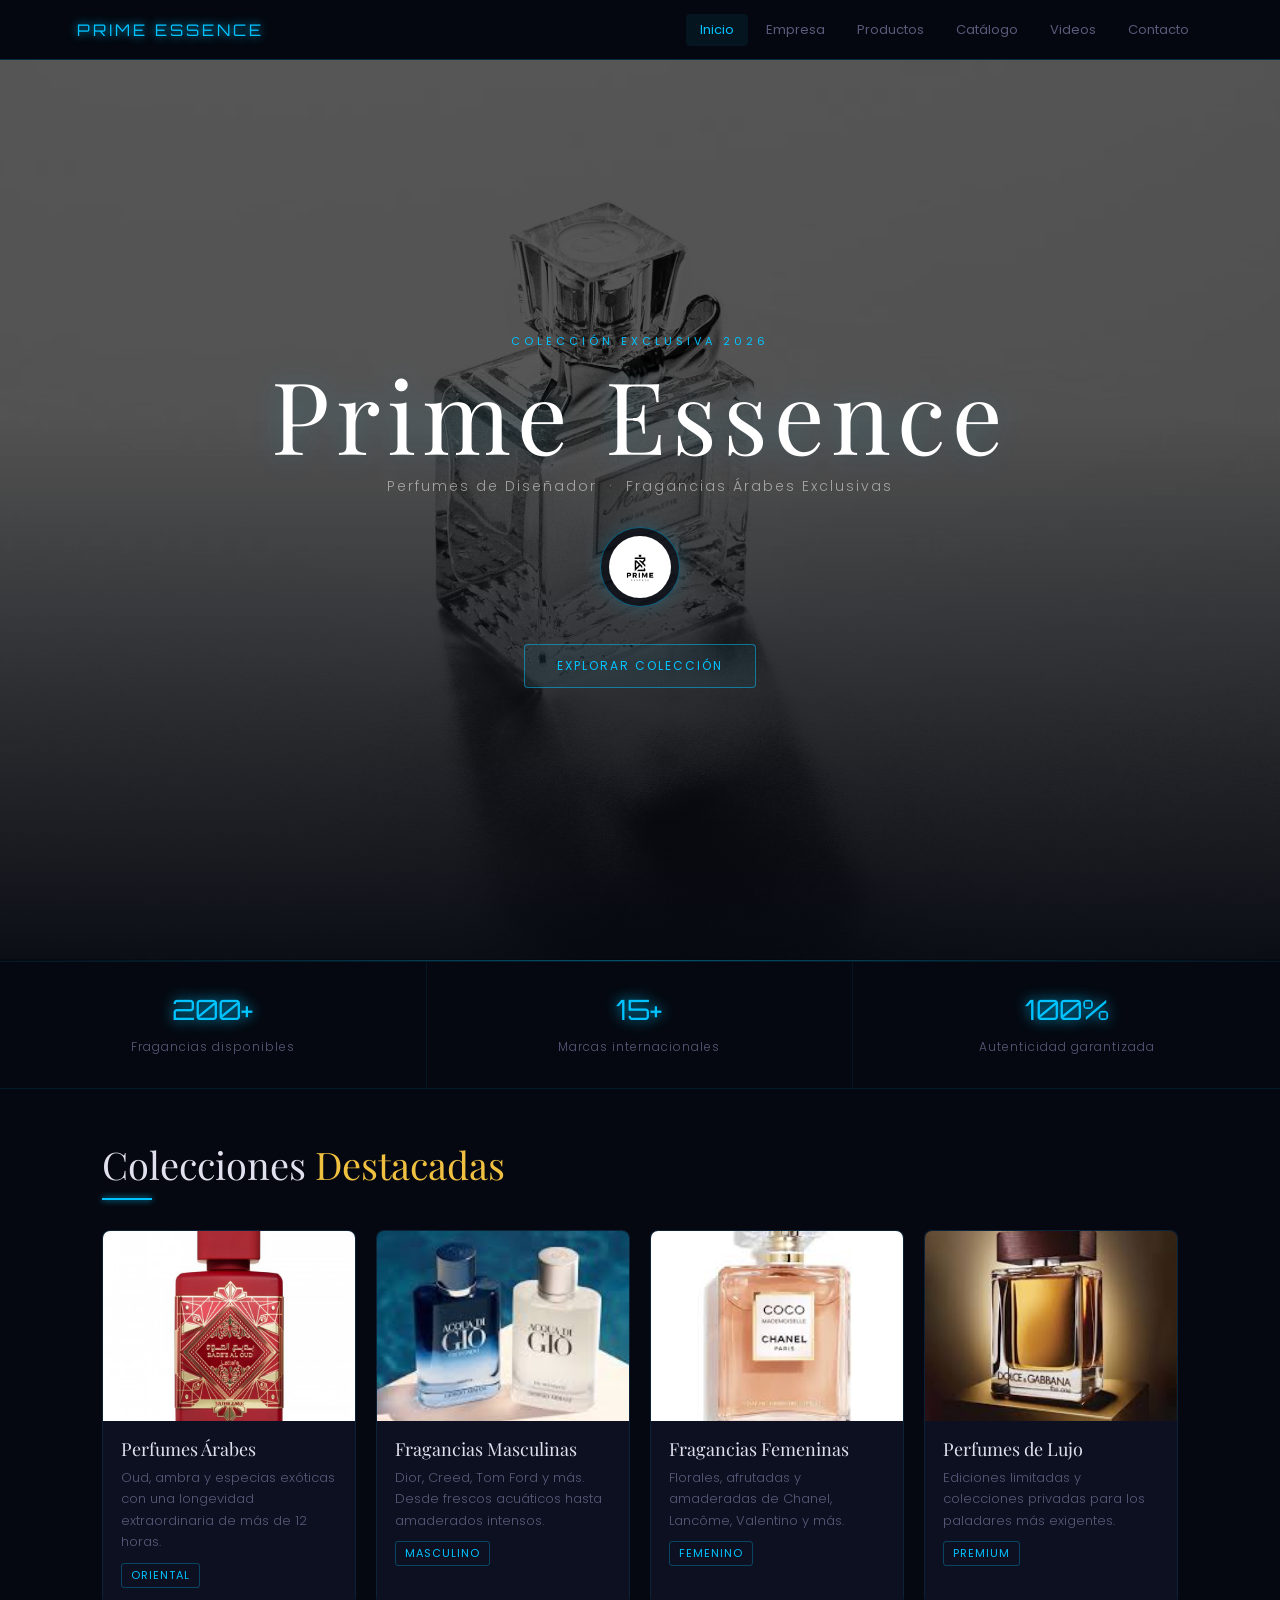
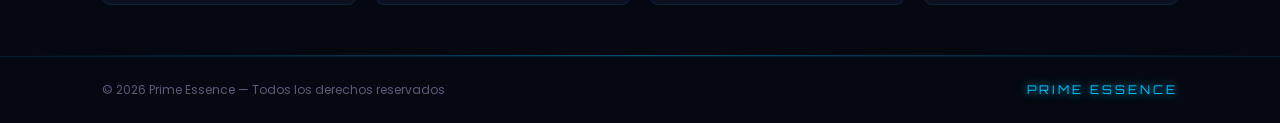
<file: index.html>
<!DOCTYPE html>
<html lang="es">
<head>
<meta charset="UTF-8">
<meta name="viewport" content="width=device-width, initial-scale=1.0">
<title>Prime Essence — Fragancias Exclusivas</title>
<link rel="stylesheet" href="style.css">
<style>
/* HERO */
.hero {
  position: relative;
  height: 100vh;
  min-height: 560px;
  display: flex;
  flex-direction: column;
  justify-content: center;
  align-items: center;
  text-align: center;
  overflow: hidden;
}

.hero-bg {
  position: absolute;
  inset: 0;
  background: url("portada2.jpg.jpeg") center/cover no-repeat;
  filter: brightness(0.4);
  z-index: 0;
}

.hero-overlay {
  position: absolute;
  inset: 0;
  background: linear-gradient(to top, rgba(5,8,16,0.9) 0%, transparent 60%);
  z-index: 1;
}

.hero-content {
  position: relative;
  z-index: 2;
  display: flex;
  flex-direction: column;
  align-items: center;
  gap: 0;
  padding: 0 20px;
}

.hero-eyebrow {
  font-size: 11px;
  letter-spacing: 4px;
  text-transform: uppercase;
  color: var(--neon-blue);
  margin-bottom: 14px;
}

.hero-title {
  font-family: 'Playfair Display', serif;
  font-size: clamp(50px, 9vw, 100px);
  font-weight: 400;
  letter-spacing: 6px;
  color: #fff;
  text-shadow: 0 0 30px rgba(0,195,255,0.2);
  line-height: 1;
  margin-bottom: 12px;
}

.hero-sub {
  font-size: 14px;
  letter-spacing: 2px;
  color: rgba(255,255,255,0.5);
  font-weight: 300;
}

.hero-logo {
  position: relative;
  z-index: 2;
  margin-top: 30px;
}

.hero-logo img {
  width: 80px;
  height: 80px;
  object-fit: contain;
  border-radius: 50%;
  border: 1px solid rgba(0,195,255,0.4);
  background: rgba(5,8,16,0.7);
  padding: 8px;
  box-shadow: 0 0 20px rgba(0,195,255,0.2);
}

.hero-btn {
  position: relative;
  z-index: 2;
  margin-top: 30px;
}

.btn {
  display: inline-block;
  font-size: 12px;
  letter-spacing: 2px;
  text-transform: uppercase;
  color: var(--neon-blue);
  border: 1px solid rgba(0,195,255,0.5);
  padding: 12px 32px;
  text-decoration: none;
  border-radius: 4px;
  transition: background 0.3s, color 0.3s, box-shadow 0.3s;
  background: rgba(0,195,255,0.05);
}

.btn:hover {
  background: var(--neon-blue);
  color: var(--bg);
  box-shadow: 0 0 20px rgba(0,195,255,0.3);
}

/* STATS */
.stats {
  display: grid;
  grid-template-columns: repeat(3, 1fr);
  border-top: 1px solid rgba(0,195,255,0.1);
  border-bottom: 1px solid rgba(0,195,255,0.1);
}

.stat {
  padding: 30px 10%;
  text-align: center;
  border-right: 1px solid rgba(0,195,255,0.08);
}
.stat:last-child { border-right: none; }

.stat-num {
  font-family: 'Orbitron', sans-serif;
  font-size: 28px;
  color: var(--neon-blue);
  text-shadow: 0 0 14px var(--neon-blue);
  display: block;
  margin-bottom: 6px;
}

.stat-label {
  font-size: 12px;
  letter-spacing: 1px;
  color: var(--muted);
  font-weight: 300;
}

@media (max-width: 560px) {
  .stats { grid-template-columns: 1fr; }
  .stat { border-right: none; border-bottom: 1px solid rgba(0,195,255,0.08); }
}
</style>
</head>
<body>

<nav>
  <a class="nav-brand" href="index.html">PRIME ESSENCE</a>
  <div class="nav-links">
    <a href="index.html" class="active">Inicio</a>
    <a href="empresa.html">Empresa</a>
    <a href="productos.html">Productos</a>
    <a href="catalogo.html">Catálogo</a>
    <a href="video.html">Videos</a>
    <a href="contacto.html">Contacto</a>
  </div>
</nav>

<header class="hero">
  <div class="hero-bg"></div>
  <div class="hero-overlay"></div>

  <div class="hero-content fade-up">
    <p class="hero-eyebrow">Colección Exclusiva 2026</p>
    <h1 class="hero-title">Prime Essence</h1>
    <p class="hero-sub">Perfumes de Diseñador &nbsp;·&nbsp; Fragancias Árabes Exclusivas</p>
  </div>

  <div class="hero-logo fade-up d2">
    <img src="logo.jpeg" alt="Prime Essence Logo">
  </div>

  <div class="hero-btn fade-up d3">
    <a href="productos.html" class="btn">Explorar Colección</a>
  </div>
</header>

<div class="glow-line"></div>

<div class="stats">
  <div class="stat">
    <span class="stat-num">200+</span>
    <span class="stat-label">Fragancias disponibles</span>
  </div>
  <div class="stat">
    <span class="stat-num">15+</span>
    <span class="stat-label">Marcas internacionales</span>
  </div>
  <div class="stat">
    <span class="stat-num">100%</span>
    <span class="stat-label">Autenticidad garantizada</span>
  </div>
</div>

<section>
  <h2>Colecciones <span class="accent">Destacadas</span></h2>
  <div class="divider"></div>
  <div class="card-grid">
    <div class="card fade-up d1">
      <img src="arabe.jpg.jpeg" alt="Perfumes Árabes">
      <div class="card-body">
        <h3>Perfumes Árabes</h3>
        <p>Oud, ambra y especias exóticas con una longevidad extraordinaria de más de 12 horas.</p>
        <span class="tag">Oriental</span>
      </div>
    </div>
    <div class="card fade-up d2">
      <img src="masculinas.jpg.jpeg" alt="Fragancias Masculinas">
      <div class="card-body">
        <h3>Fragancias Masculinas</h3>
        <p>Dior, Creed, Tom Ford y más. Desde frescos acuáticos hasta amaderados intensos.</p>
        <span class="tag">Masculino</span>
      </div>
    </div>
    <div class="card fade-up d3">
      <img src="feme.jpg.jpeg" alt="Fragancias Femeninas">
      <div class="card-body">
        <h3>Fragancias Femeninas</h3>
        <p>Florales, afrutadas y amaderadas de Chanel, Lancôme, Valentino y más.</p>
        <span class="tag">Femenino</span>
      </div>
    </div>
    <div class="card fade-up d4">
      <img src="delujo.jpg.jpeg" alt="Perfumes de Lujo">
      <div class="card-body">
        <h3>Perfumes de Lujo</h3>
        <p>Ediciones limitadas y colecciones privadas para los paladares más exigentes.</p>
        <span class="tag">Premium</span>
      </div>
    </div>
  </div>
</section>

<div class="glow-line"></div>

<footer>
  <p>© 2026 Prime Essence — Todos los derechos reservados</p>
  <span class="footer-brand">PRIME ESSENCE</span>
</footer>

</body>
</html>
</file>
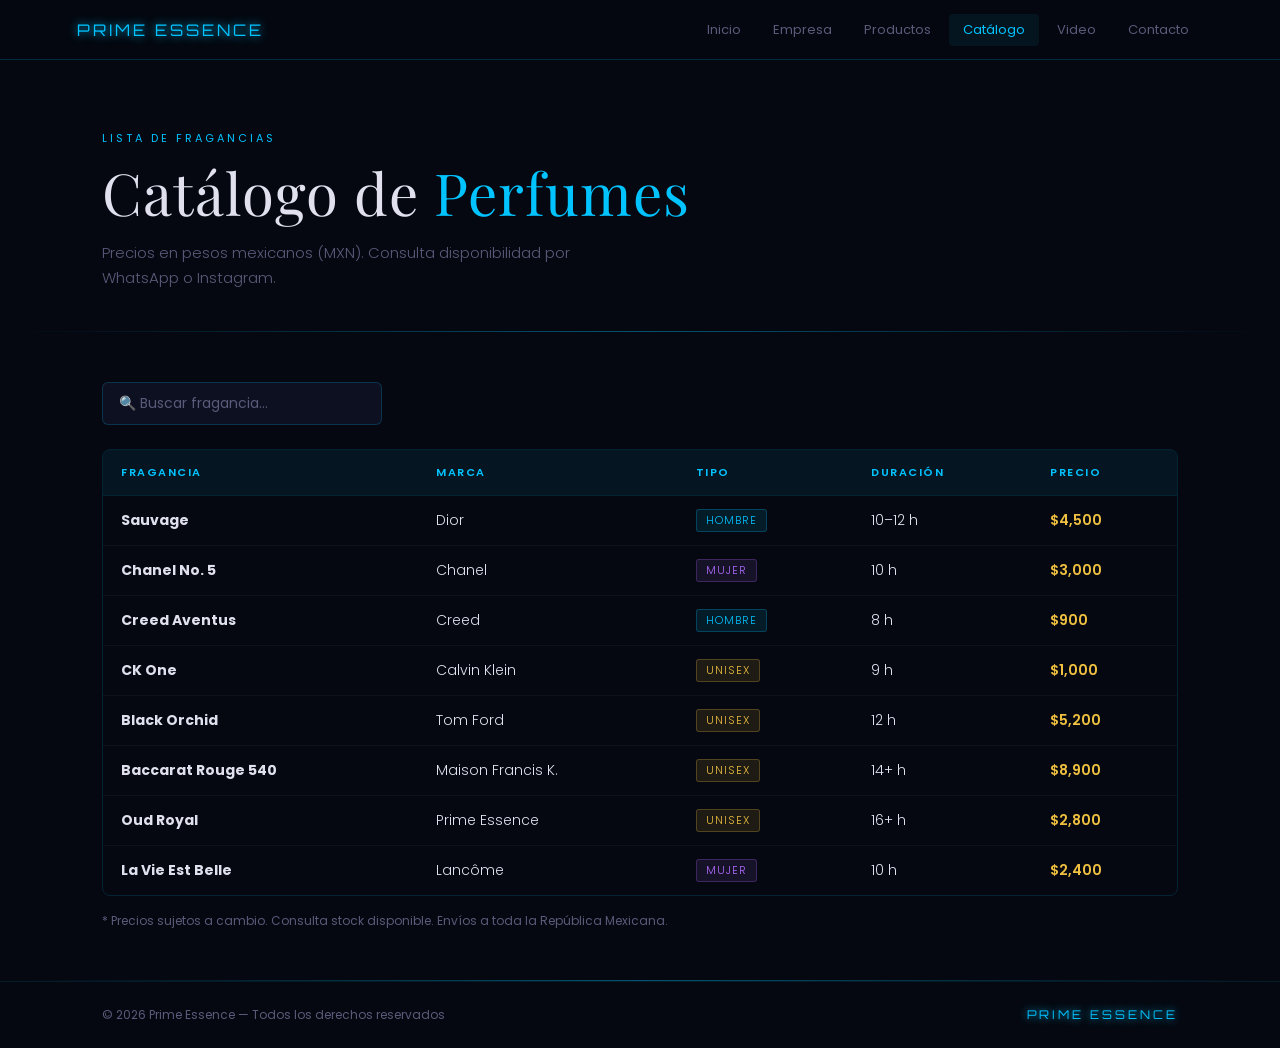
<file: catalogo.html>
<!DOCTYPE html>
<html lang="es">
<head>
<meta charset="UTF-8">
<meta name="viewport" content="width=device-width, initial-scale=1.0">
<title>Catálogo — Prime Essence</title>
<link rel="stylesheet" href="style.css">
<style>
.search-wrap { margin-bottom: 24px; }
.search-input {
  background: var(--bg-card);
  border: 1px solid rgba(0,195,255,0.2);
  border-radius: 6px;
  padding: 10px 16px;
  color: var(--text);
  font-family: 'Poppins', sans-serif;
  font-size: 14px;
  outline: none;
  width: 280px;
  transition: border-color 0.3s;
}
.search-input::placeholder { color: var(--muted); }
.search-input:focus { border-color: rgba(0,195,255,0.5); }
</style>
</head>
<body>

<nav>
  <a class="nav-brand" href="index.html">PRIME ESSENCE</a>
  <div class="nav-links">
    <a href="index.html">Inicio</a>
    <a href="empresa.html">Empresa</a>
    <a href="productos.html">Productos</a>
    <a href="catalogo.html" class="active">Catálogo</a>
    <a href="video.html">Video</a>
    <a href="contacto.html">Contacto</a>
  </div>
</nav>

<div class="page-header fade-up">
  <span class="label">Lista de Fragancias</span>
  <h1>Catálogo de <span>Perfumes</span></h1>
  <p>Precios en pesos mexicanos (MXN). Consulta disponibilidad por WhatsApp o Instagram.</p>
</div>

<div class="glow-line"></div>

<section>
  <div class="search-wrap">
    <input class="search-input" type="text" placeholder="🔍 Buscar fragancia..." id="searchInput">
  </div>

  <div class="table-wrap">
    <table id="catalogTable">
      <thead>
        <tr>
          <th>Fragancia</th>
          <th>Marca</th>
          <th>Tipo</th>
          <th>Duración</th>
          <th>Precio</th>
        </tr>
      </thead>
      <tbody>
        <tr>
          <td><strong>Sauvage</strong></td>
          <td>Dior</td>
          <td><span class="badge badge-h">Hombre</span></td>
          <td>10–12 h</td>
          <td><span class="price">$4,500</span></td>
        </tr>
        <tr>
          <td><strong>Chanel No. 5</strong></td>
          <td>Chanel</td>
          <td><span class="badge badge-m">Mujer</span></td>
          <td>10 h</td>
          <td><span class="price">$3,000</span></td>
        </tr>
        <tr>
          <td><strong>Creed Aventus</strong></td>
          <td>Creed</td>
          <td><span class="badge badge-h">Hombre</span></td>
          <td>8 h</td>
          <td><span class="price">$900</span></td>
        </tr>
        <tr>
          <td><strong>CK One</strong></td>
          <td>Calvin Klein</td>
          <td><span class="badge badge-u">Unisex</span></td>
          <td>9 h</td>
          <td><span class="price">$1,000</span></td>
        </tr>
        <tr>
          <td><strong>Black Orchid</strong></td>
          <td>Tom Ford</td>
          <td><span class="badge badge-u">Unisex</span></td>
          <td>12 h</td>
          <td><span class="price">$5,200</span></td>
        </tr>
        <tr>
          <td><strong>Baccarat Rouge 540</strong></td>
          <td>Maison Francis K.</td>
          <td><span class="badge badge-u">Unisex</span></td>
          <td>14+ h</td>
          <td><span class="price">$8,900</span></td>
        </tr>
        <tr>
          <td><strong>Oud Royal</strong></td>
          <td>Prime Essence</td>
          <td><span class="badge badge-u">Unisex</span></td>
          <td>16+ h</td>
          <td><span class="price">$2,800</span></td>
        </tr>
        <tr>
          <td><strong>La Vie Est Belle</strong></td>
          <td>Lancôme</td>
          <td><span class="badge badge-m">Mujer</span></td>
          <td>10 h</td>
          <td><span class="price">$2,400</span></td>
        </tr>
      </tbody>
    </table>
  </div>

  <p style="margin-top:16px; font-size:12px; color:var(--muted);">
    * Precios sujetos a cambio. Consulta stock disponible. Envíos a toda la República Mexicana.
  </p>
</section>

<div class="glow-line"></div>

<footer>
  <p>© 2026 Prime Essence — Todos los derechos reservados</p>
  <span class="footer-brand">PRIME ESSENCE</span>
</footer>

<script>
  document.getElementById('searchInput').addEventListener('input', function() {
    const val = this.value.toLowerCase();
    document.querySelectorAll('#catalogTable tbody tr').forEach(row => {
      row.style.display = row.textContent.toLowerCase().includes(val) ? '' : 'none';
    });
  });
</script>
</body>
</html>
</file>
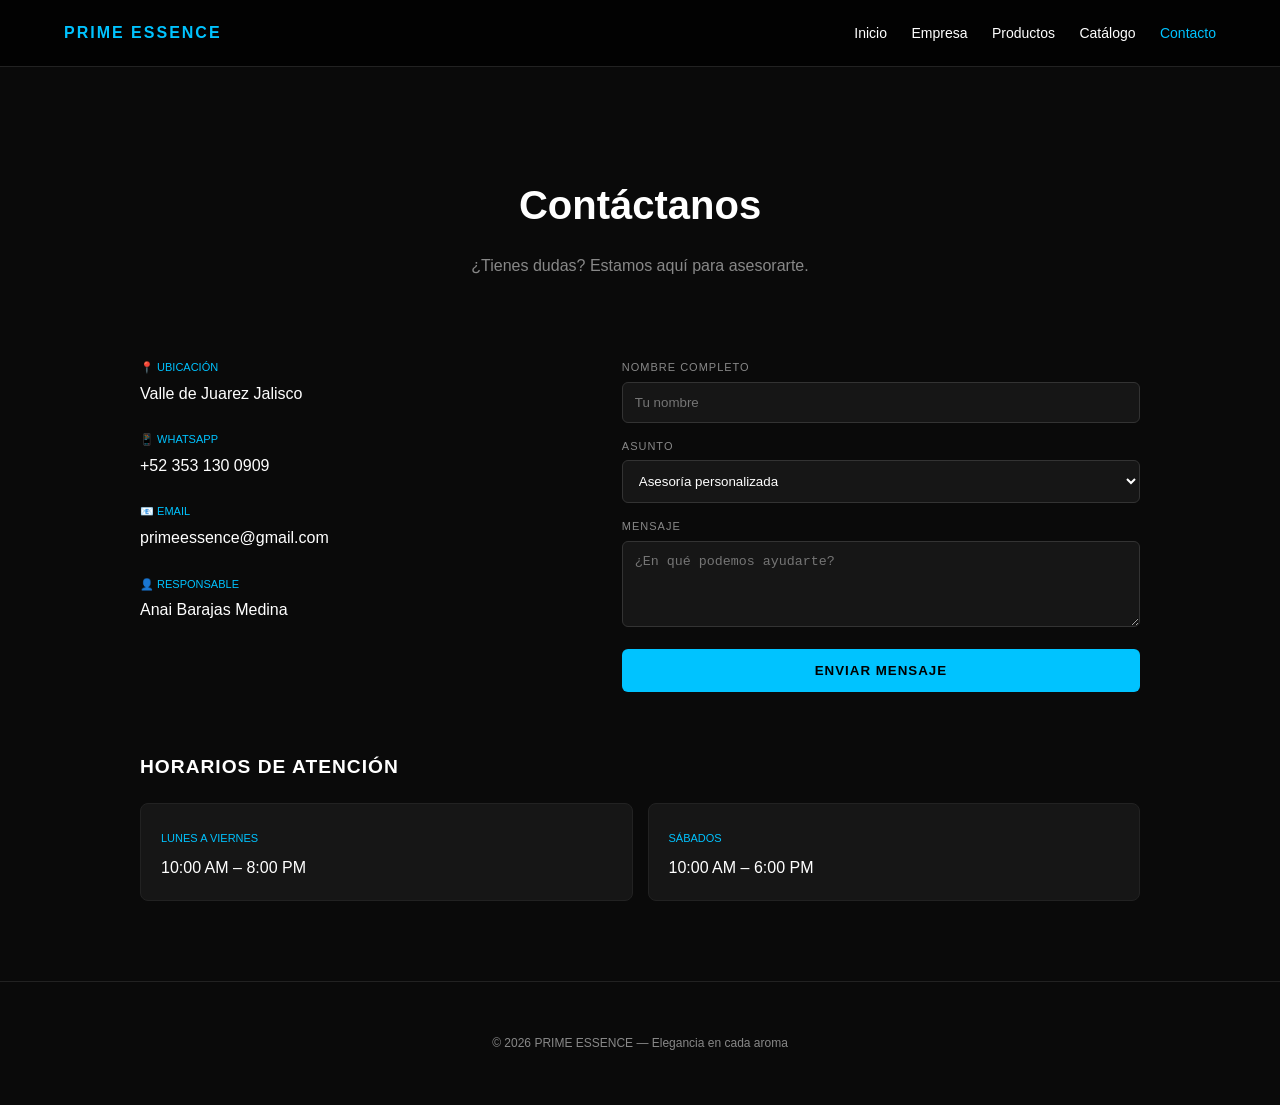
<file: contacto.html>
<!DOCTYPE html>
<html lang="es">
<head>
    <meta charset="UTF-8">
    <meta name="viewport" content="width=device-width, initial-scale=1.0">
    <title>Contacto — Prime Essence</title>
    <style>
        /* Variables y Base */
        :root {
            --blue: #00c3ff;
            --bg: #0a0a0a;
            --card: #161616;
            --text: #ffffff;
            --gray: #888;
        }

        body {
            margin: 0;
            font-family: 'Poppins', sans-serif;
            background-color: var(--bg);
            color: var(--text);
            line-height: 1.6;
        }

        /* Navegación */
        nav {
            display: flex;
            justify-content: space-between;
            align-items: center;
            padding: 20px 5%;
            background: rgba(0,0,0,0.8);
            border-bottom: 1px solid #222;
            position: sticky;
            top: 0;
            z-index: 100;
        }

        .nav-brand {
            font-weight: bold;
            letter-spacing: 2px;
            text-decoration: none;
            color: var(--blue);
        }

        .nav-links a {
            color: var(--text);
            text-decoration: none;
            margin-left: 20px;
            font-size: 14px;
            transition: color 0.3s;
        }

        .nav-links a:hover, .nav-links a.active {
            color: var(--blue);
        }

        /* Contenedor Principal */
        .container { max-width: 1000px; margin: 0 auto; padding: 40px 20px; }
        
        header { text-align: center; padding: 40px 0; }
        h1 { font-size: 2.5rem; margin-bottom: 10px; }
        .subtitle { color: var(--gray); margin-bottom: 40px; }

        /* Grid de contacto */
        .contact-grid {
            display: grid;
            grid-template-columns: 1fr 1.2fr;
            gap: 50px;
        }

        @media (max-width: 768px) { 
            .contact-grid { grid-template-columns: 1fr; }
            .nav-links { display: none; } /* Ocultar links en móvil para simplificar */
        }

        /* Formulario */
        .form-group { margin-bottom: 15px; }
        .form-group label { display: block; font-size: 11px; text-transform: uppercase; color: var(--gray); margin-bottom: 5px; letter-spacing: 1px; }
        
        .form-input, .form-select, .form-textarea {
            width: 100%;
            padding: 12px;
            background: var(--card);
            border: 1px solid #333;
            color: white;
            border-radius: 6px;
            box-sizing: border-box;
        }

        .form-input:focus { border-color: var(--blue); outline: none; }

        .btn-submit {
            background: var(--blue);
            color: #000;
            border: none;
            padding: 14px;
            width: 100%;
            font-weight: bold;
            text-transform: uppercase;
            letter-spacing: 1px;
            cursor: pointer;
            border-radius: 6px;
            transition: transform 0.2s;
        }

        .btn-submit:hover { transform: translateY(-2px); opacity: 0.9; }

        /* Información de contacto */
        .info-item { margin-bottom: 25px; }
        .info-item label { color: var(--blue); font-size: 11px; display: block; text-transform: uppercase; margin-bottom: 4px; }
        .info-item a, .info-item span { color: white; text-decoration: none; font-size: 16px; }

        /* Horarios */
        .hours-flex {
            display: flex;
            gap: 15px;
            flex-wrap: wrap;
            margin-top: 20px;
        }
        .hour-box { background: var(--card); padding: 20px; border-radius: 8px; flex: 1; min-width: 200px; border: 1px solid #222; }
    </style>
</head>
<body>

<nav>
    <a class="nav-brand" href="index.html">PRIME ESSENCE</a>
    <div class="nav-links">
        <a href="index.html">Inicio</a>
        <a href="empresa.html">Empresa</a>
        <a href="productos.html">Productos</a>
        <a href="catalogo.html">Catálogo</a>
        <a href="contacto.html" class="active">Contacto</a>
    </div>
</nav>

<main class="container">
    <header>
        <h1>Contáctanos</h1>
        <p class="subtitle">¿Tienes dudas? Estamos aquí para asesorarte.</p>
    </header>

    <div class="contact-grid">
        
        <div class="contact-info">
            <div class="info-item">
                <label>📍 Ubicación</label>
                <span>Valle de Juarez Jalisco</span>
            </div>
            <div class="info-item">
                <label>📱 WhatsApp</label>
                <a href="https://wa.me/523531300909">+52 353 130 0909</a>
            </div>
            <div class="info-item">
                <label>📧 Email</label>
                <a href="mailto:primeessence@gmail.com">primeessence@gmail.com</a>
            </div>
            <div class="info-item">
                <label>👤 Responsable</label>
                <span>Anai Barajas Medina</span>
            </div>
        </div>

        <div class="contact-form">
            <div class="form-group">
                <label>Nombre Completo</label>
                <input type="text" class="form-input" placeholder="Tu nombre">
            </div>
            <div class="form-group">
                <label>Asunto</label>
                <select class="form-select">
                    <option>Asesoría personalizada</option>
                    <option>Hacer un pedido</option>
                    <option>Consultar catálogo</option>
                </select>
            </div>
            <div class="form-group">
                <label>Mensaje</label>
                <textarea class="form-textarea" rows="4" placeholder="¿En qué podemos ayudarte?"></textarea>
            </div>
            <button class="btn-submit" onclick="alert('¡Gracias! Te contactaremos pronto.')">Enviar Mensaje</button>
        </div>
    </div>

    <section style="margin-top: 60px;">
        <h2 style="font-size: 1.2rem; text-transform: uppercase; letter-spacing: 1px;">Horarios de Atención</h2>
        <div class="hours-flex">
            <div class="hour-box">
                <label style="color: var(--blue); font-size: 11px;">LUNES A VIERNES</label>
                <p style="margin: 5px 0 0;">10:00 AM – 8:00 PM</p>
            </div>
            <div class="hour-box">
                <label style="color: var(--blue); font-size: 11px;">SÁBADOS</label>
                <p style="margin: 5px 0 0;">10:00 AM – 6:00 PM</p>
            </div>
        </div>
    </section>
</main>

<footer style="text-align: center; padding: 40px; color: var(--gray); font-size: 12px; border-top: 1px solid #222; margin-top: 40px;">
    <p>© 2026 PRIME ESSENCE — Elegancia en cada aroma</p>
</footer>

</body>
</html>
</file>
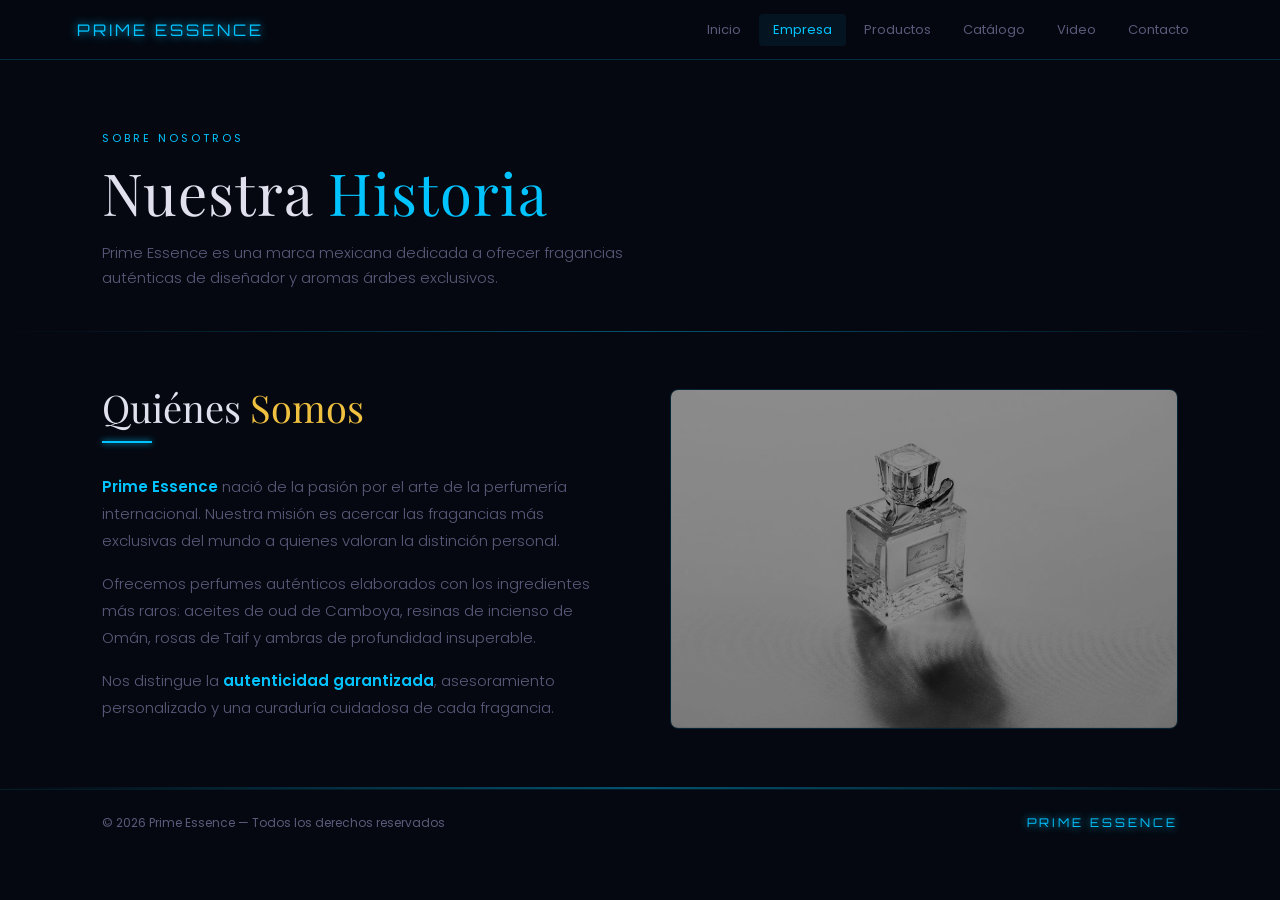
<file: empresa.html>
<!DOCTYPE html>
<html lang="es">
<head>
<meta charset="UTF-8">
<meta name="viewport" content="width=device-width, initial-scale=1.0">
<title>Empresa — Prime Essence</title>
<link rel="stylesheet" href="style.css">
<style>
.pillars {
  display: grid;
  grid-template-columns: repeat(auto-fit, minmax(200px, 1fr));
  gap: 16px;
  margin-top: 10px;
}

.pillar {
  background: var(--bg-card);
  border: 1px solid rgba(0,195,255,0.1);
  border-radius: 8px;
  padding: 28px 22px;
  transition: border-color 0.3s;
}
.pillar:hover { border-color: rgba(0,195,255,0.35); }

.pillar-icon { font-size: 26px; margin-bottom: 12px; display: block; }

.pillar h3 {
  font-family: 'Playfair Display', serif;
  font-size: 17px;
  font-weight: 400;
  color: var(--neon-blue);
  margin-bottom: 8px;
}

.pillar p { font-size: 13px; color: var(--muted); line-height: 1.7; font-weight: 300; }

.about-grid {
  display: grid;
  grid-template-columns: 1fr 1fr;
  gap: 60px;
  align-items: center;
  padding: 50px 8%;
}
@media (max-width: 768px) { .about-grid { grid-template-columns: 1fr; gap: 30px; } }

.about-text p {
  color: var(--muted);
  font-size: 15px;
  line-height: 1.8;
  margin-bottom: 16px;
  font-weight: 300;
}
.about-text strong { color: var(--neon-blue); font-weight: 600; }

.about-img {
  border-radius: 8px;
  overflow: hidden;
  border: 1px solid rgba(0,195,255,0.15);
  height: 340px;
}
.about-img img { width: 100%; height: 100%; object-fit: cover; filter: brightness(0.65); }

.tl {
  display: grid;
  grid-template-columns: repeat(auto-fit, minmax(160px, 1fr));
  gap: 20px;
  margin-top: 30px;
}

.tl-item {
  padding: 20px;
  background: var(--bg-card);
  border: 1px solid rgba(0,195,255,0.1);
  border-radius: 8px;
  transition: border-color 0.3s;
}
.tl-item:hover { border-color: rgba(0,195,255,0.3); }

.tl-year {
  font-family: 'Orbitron', sans-serif;
  font-size: 13px;
  color: var(--neon-gold);
  margin-bottom: 6px;
}
.tl-desc { font-size: 13px; color: var(--muted); line-height: 1.6; font-weight: 300; }
</style>
</head>
<body>

<nav>
  <a class="nav-brand" href="index.html">PRIME ESSENCE</a>
  <div class="nav-links">
    <a href="index.html">Inicio</a>
    <a href="empresa.html" class="active">Empresa</a>
    <a href="productos.html">Productos</a>
    <a href="catalogo.html">Catálogo</a>
    <a href="video.html">Video</a>
    <a href="contacto.html">Contacto</a>
  </div>
</nav>

<div class="page-header fade-up">
  <span class="label">Sobre Nosotros</span>
  <h1>Nuestra <span>Historia</span></h1>
  <p>Prime Essence es una marca mexicana dedicada a ofrecer fragancias auténticas de diseñador y aromas árabes exclusivos.</p>
</div>

<div class="glow-line"></div>

<div class="about-grid">
  <div class="about-text fade-up">
    <h2 style="margin-bottom:8px;">Quiénes <span class="accent">Somos</span></h2>
    <div class="divider"></div>
    <p><strong>Prime Essence</strong> nació de la pasión por el arte de la perfumería internacional. Nuestra misión es acercar las fragancias más exclusivas del mundo a quienes valoran la distinción personal.</p>
    <p>Ofrecemos perfumes auténticos elaborados con los ingredientes más raros: aceites de oud de Camboya, resinas de incienso de Omán, rosas de Taif y ambras de profundidad insuperable.</p>
    <p>Nos distingue la <strong>autenticidad garantizada</strong>, asesoramiento personalizado y una curaduría cuidadosa de cada fragancia.</p>
  </div>
  <div class="about-img fade-up d2">
    <img src="portada2.jpg.jpeg" alt="Prime Essence">
  </div>
</div>

<div class="glow-line"></div>


<div class="glow-line"></div>

<footer>
  <p>© 2026 Prime Essence — Todos los derechos reservados</p>
  <span class="footer-brand">PRIME ESSENCE</span>
</footer>
</body>
</html>
</file>
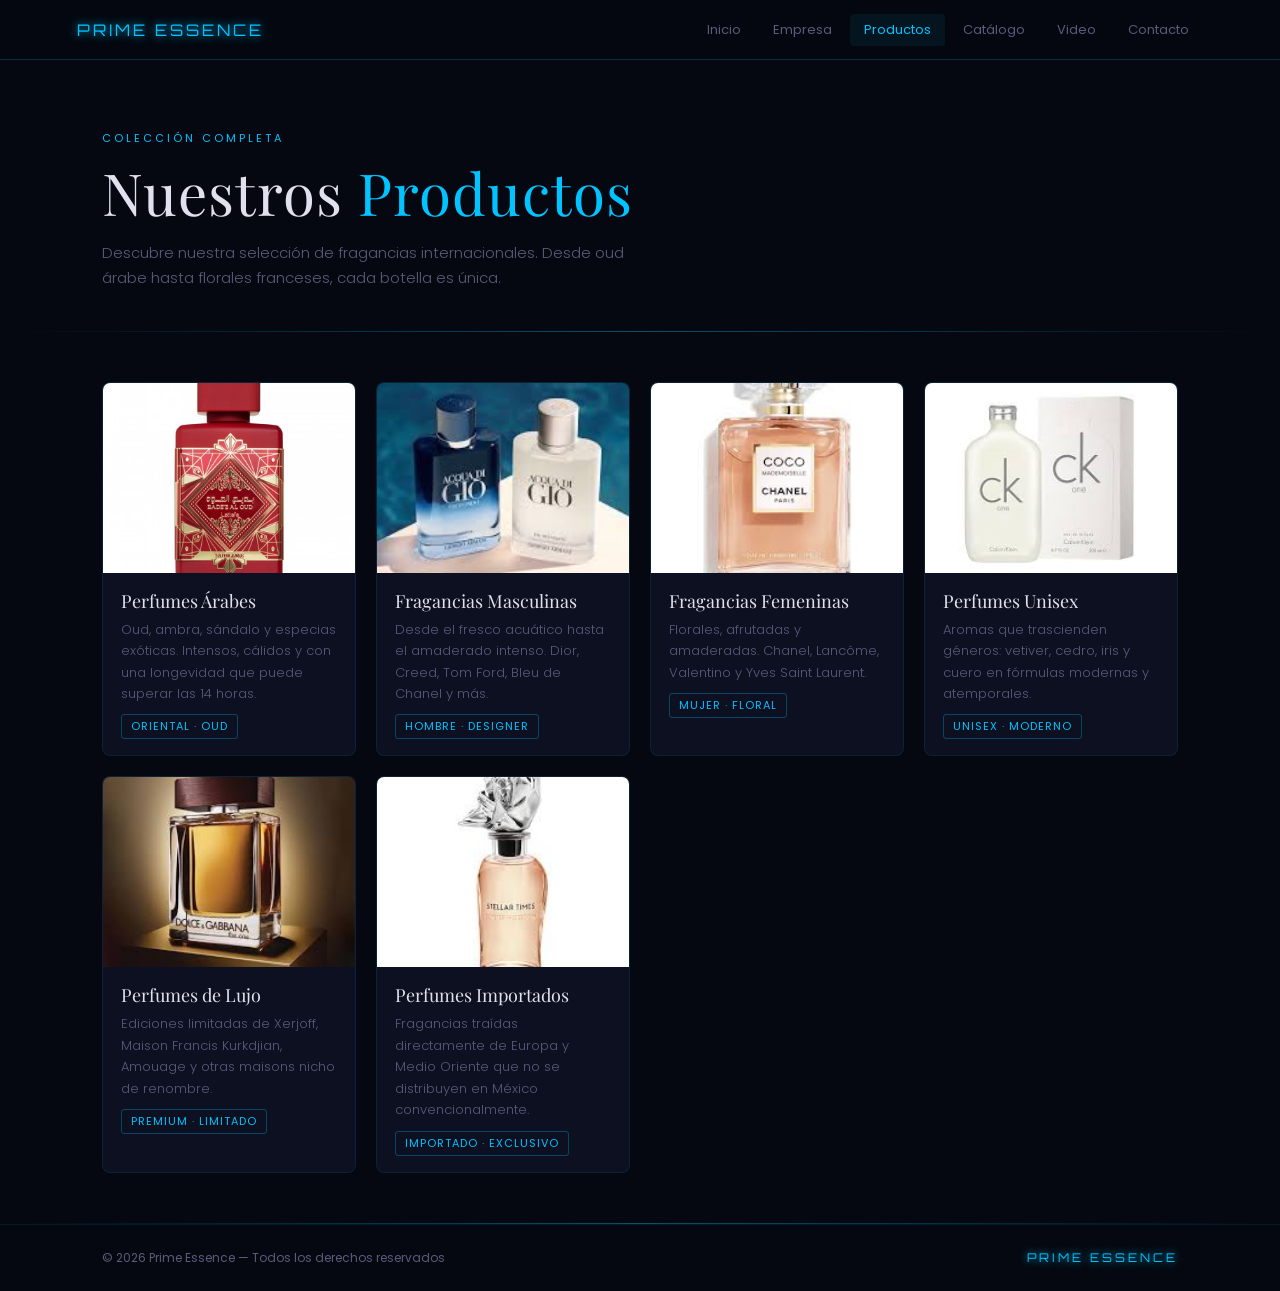
<file: productos.html>
<!DOCTYPE html>
<html lang="es">
<head>
<meta charset="UTF-8">
<meta name="viewport" content="width=device-width, initial-scale=1.0">
<title>Productos — Prime Essence</title>
<link rel="stylesheet" href="style.css">
</head>
<body>

<nav>
  <a class="nav-brand" href="index.html">PRIME ESSENCE</a>
  <div class="nav-links">
    <a href="index.html">Inicio</a>
    <a href="empresa.html">Empresa</a>
    <a href="productos.html" class="active">Productos</a>
    <a href="catalogo.html">Catálogo</a>
    <a href="video.html">Video</a>
    <a href="contacto.html">Contacto</a>
  </div>
</nav>

<div class="page-header fade-up">
  <span class="label">Colección Completa</span>
  <h1>Nuestros <span>Productos</span></h1>
  <p>Descubre nuestra selección de fragancias internacionales. Desde oud árabe hasta florales franceses, cada botella es única.</p>
</div>

<div class="glow-line"></div>

<section>
  <div class="card-grid">

    <div class="card fade-up d1">
      <img src="arabe.jpg.jpeg" alt="Perfumes Árabes">
      <div class="card-body">
        <h3>Perfumes Árabes</h3>
        <p>Oud, ambra, sándalo y especias exóticas. Intensos, cálidos y con una longevidad que puede superar las 14 horas.</p>
        <span class="tag">Oriental · Oud</span>
      </div>
    </div>

    <div class="card fade-up d2">
      <img src="masculinas.jpg.jpeg" alt="Fragancias Masculinas">
      <div class="card-body">
        <h3>Fragancias Masculinas</h3>
        <p>Desde el fresco acuático hasta el amaderado intenso. Dior, Creed, Tom Ford, Bleu de Chanel y más.</p>
        <span class="tag">Hombre · Designer</span>
      </div>
    </div>

    <div class="card fade-up d3">
      <img src="feme.jpg.jpeg" alt="Fragancias Femeninas">
      <div class="card-body">
        <h3>Fragancias Femeninas</h3>
        <p>Florales, afrutadas y amaderadas. Chanel, Lancôme, Valentino y Yves Saint Laurent.</p>
        <span class="tag">Mujer · Floral</span>
      </div>
    </div>

    <div class="card fade-up d4">
      <img src="unisex.jpg.jpeg" alt="Perfumes Unisex">
      <div class="card-body">
        <h3>Perfumes Unisex</h3>
        <p>Aromas que trascienden géneros: vetiver, cedro, iris y cuero en fórmulas modernas y atemporales.</p>
        <span class="tag">Unisex · Moderno</span>
      </div>
    </div>

    <div class="card fade-up d1">
      <img src="delujo.jpg.jpeg" alt="Perfumes de Lujo">
      <div class="card-body">
        <h3>Perfumes de Lujo</h3>
        <p>Ediciones limitadas de Xerjoff, Maison Francis Kurkdjian, Amouage y otras maisons nicho de renombre.</p>
        <span class="tag">Premium · Limitado</span>
      </div>
    </div>

    <div class="card fade-up d2">
      <img src="impor.jpg.jpeg" alt="Perfumes Importados">
      <div class="card-body">
        <h3>Perfumes Importados</h3>
        <p>Fragancias traídas directamente de Europa y Medio Oriente que no se distribuyen en México convencionalmente.</p>
        <span class="tag">Importado · Exclusivo</span>
      </div>
    </div>

  </div>
</section>

<div class="glow-line"></div>

<footer>
  <p>© 2026 Prime Essence — Todos los derechos reservados</p>
  <span class="footer-brand">PRIME ESSENCE</span>
</footer>
</body>
</html>
</file>
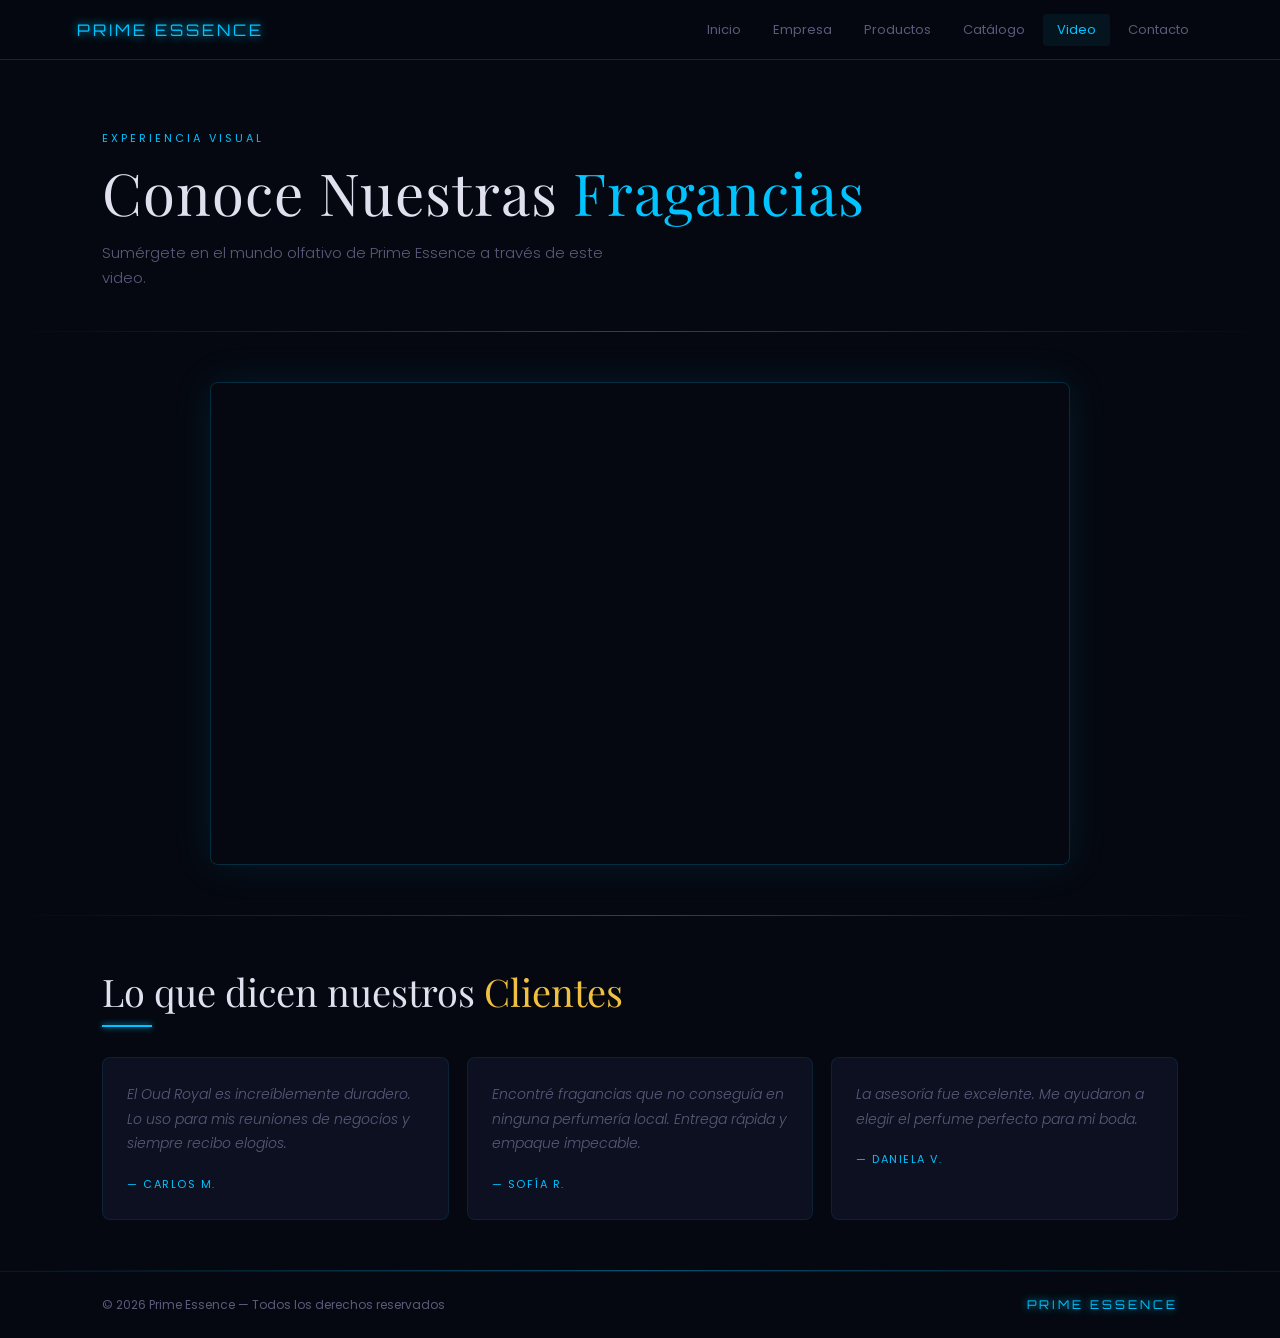
<file: video.html>
<!DOCTYPE html>
<html lang="es">
<head>
<meta charset="UTF-8">
<meta name="viewport" content="width=device-width, initial-scale=1.0">
<title>Video — Prime Essence</title>
<link rel="stylesheet" href="style.css">
<style>
.quotes-grid {
  display: grid;
  grid-template-columns: repeat(auto-fit, minmax(240px, 1fr));
  gap: 18px;
  margin-top: 10px;
}

.quote-card {
  background: var(--bg-card);
  border: 1px solid rgba(0,195,255,0.1);
  border-radius: 8px;
  padding: 24px;
  transition: border-color 0.3s;
}
.quote-card:hover { border-color: rgba(0,195,255,0.3); }

.quote-card p {
  font-size: 14px;
  color: var(--muted);
  line-height: 1.75;
  font-style: italic;
  margin-bottom: 14px;
  font-weight: 300;
}

.quote-author {
  font-size: 11px;
  letter-spacing: 1.5px;
  color: var(--neon-blue);
  text-transform: uppercase;
}
</style>
</head>
<body>

<nav>
  <a class="nav-brand" href="index.html">PRIME ESSENCE</a>
  <div class="nav-links">
    <a href="index.html">Inicio</a>
    <a href="empresa.html">Empresa</a>
    <a href="productos.html">Productos</a>
    <a href="catalogo.html">Catálogo</a>
    <a href="video.html" class="active">Video</a>
    <a href="contacto.html">Contacto</a>
  </div>
</nav>

<div class="page-header fade-up">
  <span class="label">Experiencia Visual</span>
  <h1>Conoce Nuestras <span>Fragancias</span></h1>
  <p>Sumérgete en el mundo olfativo de Prime Essence a través de este video.</p>
</div>

<div class="glow-line"></div>

<section>
  <div class="video-container fade-up">
    <iframe
      src="https://www.youtube.com/embed/Tdal-6WNWVo"
      title="Prime Essence Fragancias"
      allow="accelerometer; autoplay; clipboard-write; encrypted-media; gyroscope; picture-in-picture; web-share"
      allowfullscreen>
    </iframe>
  </div>
</section>

<div class="glow-line"></div>

<section>
  <h2>Lo que dicen nuestros <span class="accent">Clientes</span></h2>
  <div class="divider"></div>
  <div class="quotes-grid">
    <div class="quote-card fade-up d1">
      <p>El Oud Royal es increíblemente duradero. Lo uso para mis reuniones de negocios y siempre recibo elogios.</p>
      <span class="quote-author">— Carlos M.</span>
    </div>
    <div class="quote-card fade-up d2">
      <p>Encontré fragancias que no conseguía en ninguna perfumería local. Entrega rápida y empaque impecable.</p>
      <span class="quote-author">— Sofía R.</span>
    </div>
    <div class="quote-card fade-up d3">
      <p>La asesoría fue excelente. Me ayudaron a elegir el perfume perfecto para mi boda.</p>
      <span class="quote-author">— Daniela V.</span>
    </div>
  </div>
</section>

<div class="glow-line"></div>

<footer>
  <p>© 2026 Prime Essence — Todos los derechos reservados</p>
  <span class="footer-brand">PRIME ESSENCE</span>
</footer>
</body>
</html>
</file>
<file: style.css>
/* ============================================
   PRIME ESSENCE — GLOBAL STYLES
   ============================================ */

@import url('https://fonts.googleapis.com/css2?family=Playfair+Display:wght@400;600&family=Poppins:wght@300;400;600&family=Orbitron:wght@400;700&display=swap');

:root {
  --neon-blue:   #00c3ff;
  --neon-gold:   #f0c040;
  --neon-purple: #b06aff;
  --bg:          #050810;
  --bg-card:     #0c1020;
  --text:        #e0e0ee;
  --muted:       #5a5a7a;
}

* { box-sizing: border-box; margin: 0; padding: 0; }
html { scroll-behavior: smooth; }

body {
  font-family: 'Poppins', sans-serif;
  background: var(--bg);
  color: var(--text);
  overflow-x: hidden;
}

/* NAV */
nav {
  position: sticky;
  top: 0;
  z-index: 100;
  background: rgba(5,8,16,0.95);
  border-bottom: 1px solid rgba(0,195,255,0.2);
  padding: 0 6%;
  display: flex;
  align-items: center;
  justify-content: space-between;
  height: 60px;
}

.nav-brand {
  font-family: 'Orbitron', sans-serif;
  font-size: 16px;
  letter-spacing: 3px;
  color: var(--neon-blue);
  text-decoration: none;
  text-shadow: 0 0 10px var(--neon-blue);
}

.nav-links { display: flex; gap: 4px; flex-wrap: wrap; }

.nav-links a {
  color: var(--muted);
  text-decoration: none;
  font-size: 13px;
  font-weight: 400;
  padding: 6px 14px;
  border-radius: 4px;
  transition: color 0.25s, background 0.25s;
}

.nav-links a:hover,
.nav-links a.active {
  color: var(--neon-blue);
  background: rgba(0,195,255,0.07);
}

/* PAGE HEADER */
.page-header {
  padding: 70px 8% 40px;
}

.page-header .label {
  font-size: 11px;
  letter-spacing: 3px;
  text-transform: uppercase;
  color: var(--neon-blue);
  margin-bottom: 12px;
  display: block;
}

.page-header h1 {
  font-family: 'Playfair Display', serif;
  font-size: clamp(32px, 5vw, 58px);
  font-weight: 400;
  letter-spacing: 1px;
  line-height: 1.15;
  margin-bottom: 14px;
}

.page-header h1 span { color: var(--neon-blue); }

.page-header p {
  color: var(--muted);
  font-size: 15px;
  line-height: 1.7;
  max-width: 540px;
  font-weight: 300;
}

/* SECTIONS */
section { padding: 50px 8%; }

h2 {
  font-family: 'Playfair Display', serif;
  font-size: clamp(24px, 3.5vw, 38px);
  font-weight: 400;
  margin-bottom: 8px;
}

h2 .accent { color: var(--neon-gold); }

.divider {
  width: 50px;
  height: 2px;
  background: var(--neon-blue);
  box-shadow: 0 0 6px var(--neon-blue);
  margin-bottom: 30px;
}

/* CARDS */
.card-grid {
  display: grid;
  grid-template-columns: repeat(auto-fit, minmax(220px, 1fr));
  gap: 20px;
}

.card {
  background: var(--bg-card);
  border: 1px solid rgba(0,195,255,0.1);
  border-radius: 8px;
  overflow: hidden;
  transition: transform 0.3s, border-color 0.3s, box-shadow 0.3s;
}

.card:hover {
  transform: translateY(-5px);
  border-color: rgba(0,195,255,0.4);
  box-shadow: 0 8px 30px rgba(0,195,255,0.1);
}

.card img {
  width: 100%;
  height: 190px;
  object-fit: cover;
  display: block;
}

.card-body { padding: 16px 18px; }

.card-body h3 {
  font-family: 'Playfair Display', serif;
  font-size: 18px;
  font-weight: 400;
  margin-bottom: 6px;
}

.card-body p {
  font-size: 13px;
  color: var(--muted);
  line-height: 1.65;
  font-weight: 300;
}

.tag {
  display: inline-block;
  margin-top: 10px;
  font-size: 11px;
  letter-spacing: 1px;
  text-transform: uppercase;
  color: var(--neon-blue);
  border: 1px solid rgba(0,195,255,0.3);
  padding: 3px 9px;
  border-radius: 3px;
}

/* TABLE */
.table-wrap {
  overflow-x: auto;
  border: 1px solid rgba(0,195,255,0.15);
  border-radius: 8px;
}

table { width: 100%; border-collapse: collapse; }

thead tr { background: rgba(0,195,255,0.07); }

th {
  font-size: 11px;
  letter-spacing: 1.5px;
  text-transform: uppercase;
  color: var(--neon-blue);
  padding: 14px 18px;
  text-align: left;
  border-bottom: 1px solid rgba(0,195,255,0.15);
  font-weight: 600;
}

td {
  padding: 13px 18px;
  font-size: 14px;
  border-bottom: 1px solid rgba(255,255,255,0.04);
  font-weight: 300;
}

tbody tr:last-child td { border-bottom: none; }
tbody tr:hover { background: rgba(0,195,255,0.03); }

.price { color: var(--neon-gold); font-weight: 600; }

.badge {
  display: inline-block;
  padding: 2px 9px;
  border-radius: 3px;
  font-size: 11px;
  letter-spacing: 1px;
  text-transform: uppercase;
}
.badge-h { background: rgba(0,195,255,0.1); color: var(--neon-blue); border: 1px solid rgba(0,195,255,0.25); }
.badge-m { background: rgba(176,106,255,0.1); color: var(--neon-purple); border: 1px solid rgba(176,106,255,0.25); }
.badge-u { background: rgba(240,192,64,0.1); color: var(--neon-gold); border: 1px solid rgba(240,192,64,0.25); }

/* VIDEO */
.video-container {
  width: 90%;
  max-width: 860px;
  margin: 0 auto;
  border: 1px solid rgba(0,195,255,0.2);
  border-radius: 8px;
  overflow: hidden;
  box-shadow: 0 0 40px rgba(0,195,255,0.1);
  aspect-ratio: 16/9;
}

.video-container iframe {
  display: block;
  width: 100%;
  height: 100%;
  border: none;
}

/* CONTACT */
.contact-row {
  display: flex;
  align-items: center;
  gap: 14px;
  padding: 16px 0;
  border-bottom: 1px solid rgba(255,255,255,0.05);
}

.contact-row:last-child { border-bottom: none; }

.contact-icon {
  font-size: 20px;
  width: 42px;
  height: 42px;
  display: flex;
  align-items: center;
  justify-content: center;
  background: rgba(0,195,255,0.08);
  border: 1px solid rgba(0,195,255,0.2);
  border-radius: 6px;
  flex-shrink: 0;
}

.contact-row label {
  display: block;
  font-size: 10px;
  letter-spacing: 2px;
  text-transform: uppercase;
  color: var(--muted);
  margin-bottom: 2px;
}

.contact-row a,
.contact-row span {
  font-size: 15px;
  color: var(--text);
  text-decoration: none;
  font-weight: 300;
}

.contact-row a:hover { color: var(--neon-blue); }

/* FOOTER */
footer {
  border-top: 1px solid rgba(0,195,255,0.1);
  padding: 24px 8%;
  display: flex;
  justify-content: space-between;
  align-items: center;
  flex-wrap: wrap;
  gap: 8px;
}

footer p {
  font-size: 12px;
  color: var(--muted);
}

.footer-brand {
  font-family: 'Orbitron', sans-serif;
  font-size: 12px;
  letter-spacing: 3px;
  color: var(--neon-blue);
  text-shadow: 0 0 8px var(--neon-blue);
}

/* GLOW LINE */
.glow-line {
  height: 1px;
  background: linear-gradient(90deg, transparent, var(--neon-blue), transparent);
  opacity: 0.4;
}

/* ANIMATIONS */
@keyframes fadeUp {
  from { opacity: 0; transform: translateY(20px); }
  to   { opacity: 1; transform: translateY(0); }
}
.fade-up { animation: fadeUp 0.7s ease both; }
.d1 { animation-delay: 0.1s; }
.d2 { animation-delay: 0.2s; }
.d3 { animation-delay: 0.3s; }
.d4 { animation-delay: 0.4s; }

@media (max-width: 600px) {
  nav { padding: 0 4%; }
  .nav-links a { padding: 5px 8px; font-size: 12px; }
  section { padding: 40px 5%; }
  .page-header { padding: 50px 5% 30px; }
  footer { flex-direction: column; text-align: center; }
}
</file>
